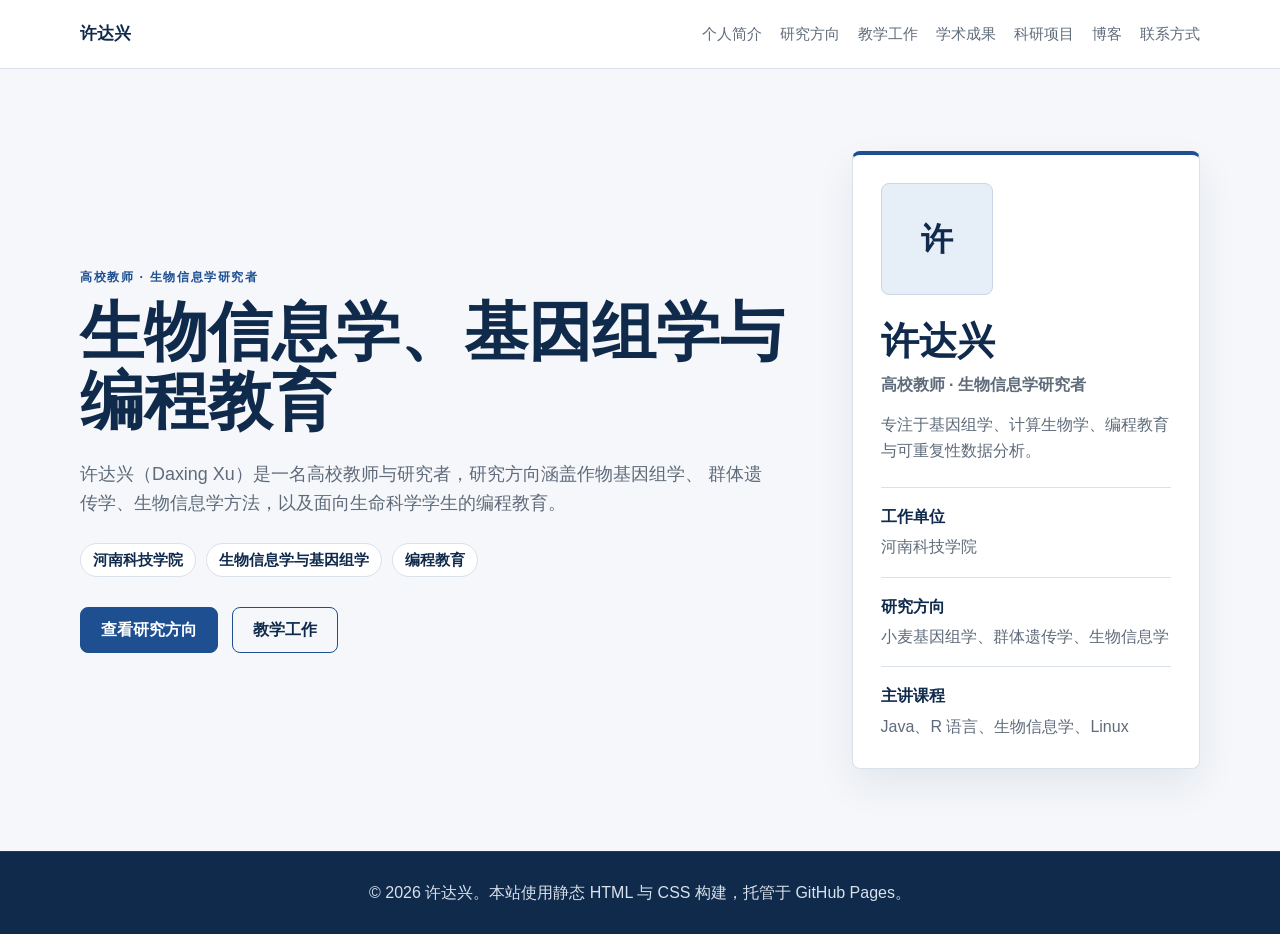
<file: index.html>
<!DOCTYPE html>
<html lang="zh-CN">
<head>
  <meta charset="UTF-8">
  <meta name="viewport" content="width=device-width, initial-scale=1.0">
  <meta name="description" content="许达兴（Daxing Xu），高校教师，从事生物信息学、基因组学与编程教育研究。">
  <title>许达兴 | 生物信息学、基因组学与编程教育</title>
  <link rel="stylesheet" href="style.css">
</head>
<body>
  <header class="site-header">
    <nav class="nav" aria-label="主导航">
      <a class="brand" href="index.html">许达兴</a>
      <div class="nav-links">
        <a href="about.html">个人简介</a>
        <a href="research.html">研究方向</a>
        <a href="teaching.html">教学工作</a>
        <a href="publications.html">学术成果</a>
        <a href="projects.html">科研项目</a>
        <a href="blog.html">博客</a>
        <a href="contact.html">联系方式</a>
      </div>
    </nav>
  </header>

  <main>
    <section class="hero section">
      <div class="hero-content">
        <p class="eyebrow">高校教师 · 生物信息学研究者</p>
        <h1>生物信息学、基因组学与编程教育</h1>
        <p class="hero-text">
          许达兴（Daxing Xu）是一名高校教师与研究者，研究方向涵盖作物基因组学、
          群体遗传学、生物信息学方法，以及面向生命科学学生的编程教育。
        </p>
        <div class="hero-meta" aria-label="学术概况">
          <span>河南科技学院</span>
          <span>生物信息学与基因组学</span>
          <span>编程教育</span>
        </div>
        <div class="hero-actions" aria-label="快捷链接">
          <a class="button primary" href="research.html">查看研究方向</a>
          <a class="button secondary" href="teaching.html">教学工作</a>
        </div>
      </div>
      <aside class="profile-card" aria-label="个人资料">
        <div class="avatar" aria-hidden="true">许</div>
        <h2>许达兴</h2>
        <p class="profile-title">高校教师 · 生物信息学研究者</p>
        <p>专注于基因组学、计算生物学、编程教育与可重复性数据分析。</p>
        <dl>
          <div>
            <dt>工作单位</dt>
            <dd>河南科技学院</dd>
          </div>
          <div>
            <dt>研究方向</dt>
            <dd>小麦基因组学、群体遗传学、生物信息学</dd>
          </div>
          <div>
            <dt>主讲课程</dt>
            <dd>Java、R 语言、生物信息学、Linux</dd>
          </div>
        </dl>
      </aside>
    </section>
  </main>

  <footer class="site-footer">
    <p>&copy; 2026 许达兴。本站使用静态 HTML 与 CSS 构建，托管于 GitHub Pages。</p>
  </footer>
</body>
</html>
</file>
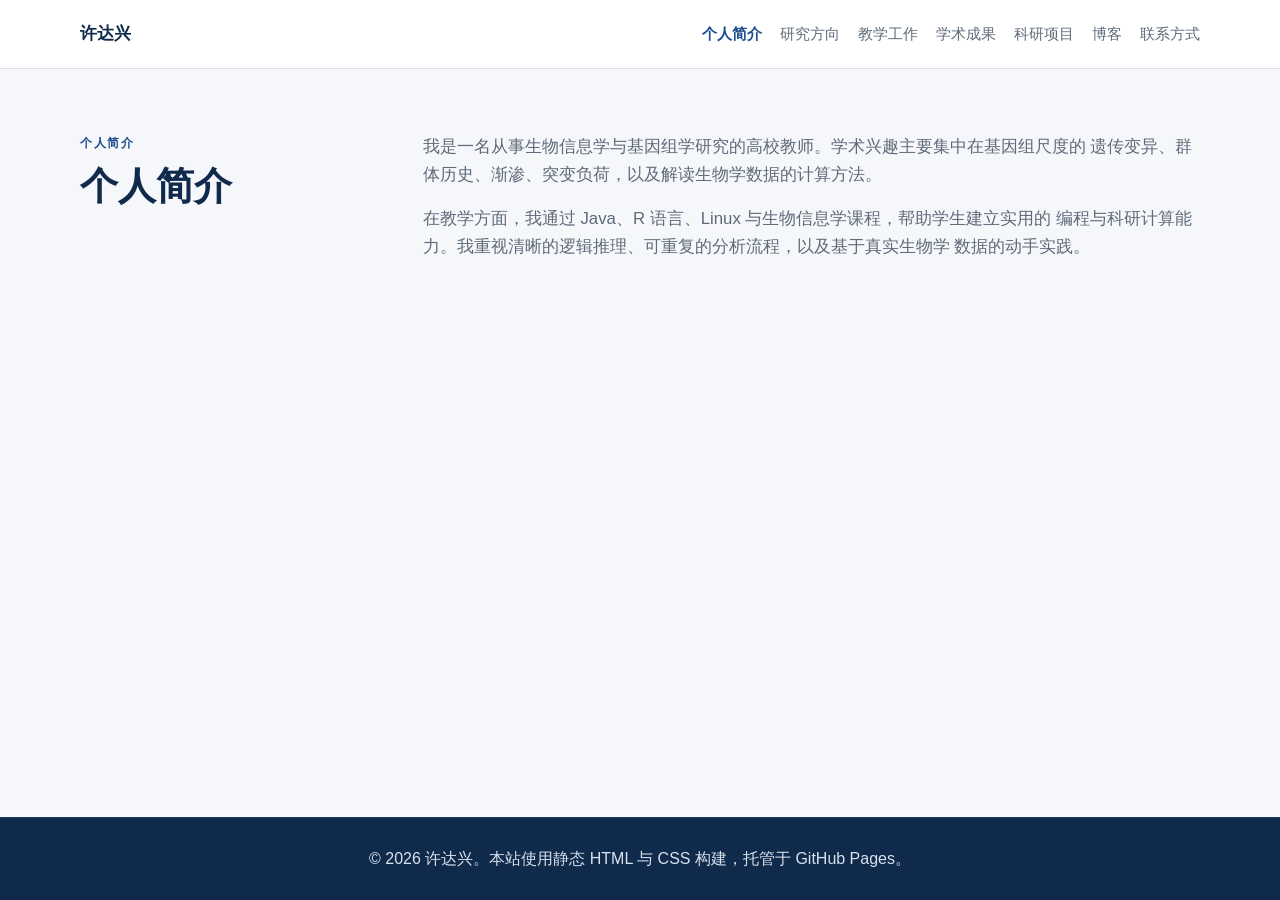
<file: about.html>
<!DOCTYPE html>
<html lang="zh-CN">
<head>
  <meta charset="UTF-8">
  <meta name="viewport" content="width=device-width, initial-scale=1.0">
  <meta name="description" content="许达兴的个人简介：生物信息学与基因组学方向的高校教师。">
  <title>个人简介 | 许达兴</title>
  <link rel="stylesheet" href="style.css">
</head>
<body>
  <header class="site-header">
    <nav class="nav" aria-label="主导航">
      <a class="brand" href="index.html">许达兴</a>
      <div class="nav-links">
        <a href="about.html" aria-current="page">个人简介</a>
        <a href="research.html">研究方向</a>
        <a href="teaching.html">教学工作</a>
        <a href="publications.html">学术成果</a>
        <a href="projects.html">科研项目</a>
        <a href="blog.html">博客</a>
        <a href="contact.html">联系方式</a>
      </div>
    </nav>
  </header>

  <main class="subpage">
    <section class="section split-section">
      <div>
        <p class="section-label">个人简介</p>
        <h2>个人简介</h2>
      </div>
      <div class="section-body">
        <p>
          我是一名从事生物信息学与基因组学研究的高校教师。学术兴趣主要集中在基因组尺度的
          遗传变异、群体历史、渐渗、突变负荷，以及解读生物学数据的计算方法。
        </p>
        <p>
          在教学方面，我通过 Java、R 语言、Linux 与生物信息学课程，帮助学生建立实用的
          编程与科研计算能力。我重视清晰的逻辑推理、可重复的分析流程，以及基于真实生物学
          数据的动手实践。
        </p>
      </div>
    </section>
  </main>

  <footer class="site-footer">
    <p>&copy; 2026 许达兴。本站使用静态 HTML 与 CSS 构建，托管于 GitHub Pages。</p>
  </footer>
</body>
</html>
</file>
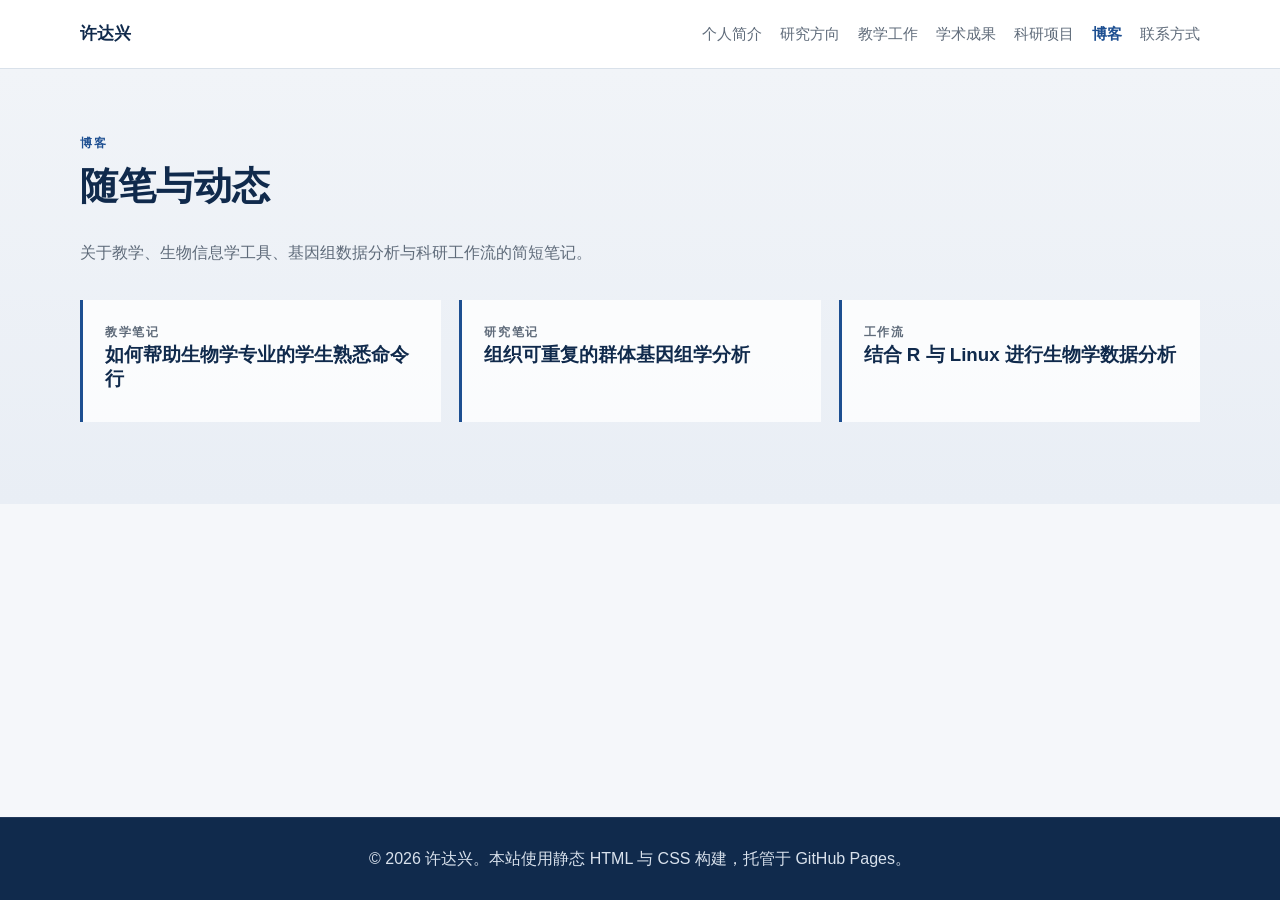
<file: blog.html>
<!DOCTYPE html>
<html lang="zh-CN">
<head>
  <meta charset="UTF-8">
  <meta name="viewport" content="width=device-width, initial-scale=1.0">
  <meta name="description" content="许达兴的博客：关于教学、生物信息学工具与科研工作流的随笔与动态。">
  <title>博客 | 许达兴</title>
  <link rel="stylesheet" href="style.css">
</head>
<body>
  <header class="site-header">
    <nav class="nav" aria-label="主导航">
      <a class="brand" href="index.html">许达兴</a>
      <div class="nav-links">
        <a href="about.html">个人简介</a>
        <a href="research.html">研究方向</a>
        <a href="teaching.html">教学工作</a>
        <a href="publications.html">学术成果</a>
        <a href="projects.html">科研项目</a>
        <a href="blog.html" aria-current="page">博客</a>
        <a href="contact.html">联系方式</a>
      </div>
    </nav>
  </header>

  <main class="subpage">
    <section class="section muted-section">
      <div class="section-heading">
        <p class="section-label">博客</p>
        <h2>随笔与动态</h2>
        <p>关于教学、生物信息学工具、基因组数据分析与科研工作流的简短笔记。</p>
      </div>
      <div class="blog-list">
        <article>
          <p class="meta">教学笔记</p>
          <h3>如何帮助生物学专业的学生熟悉命令行</h3>
        </article>
        <article>
          <p class="meta">研究笔记</p>
          <h3>组织可重复的群体基因组学分析</h3>
        </article>
        <article>
          <p class="meta">工作流</p>
          <h3>结合 R 与 Linux 进行生物学数据分析</h3>
        </article>
      </div>
    </section>
  </main>

  <footer class="site-footer">
    <p>&copy; 2026 许达兴。本站使用静态 HTML 与 CSS 构建，托管于 GitHub Pages。</p>
  </footer>
</body>
</html>
</file>
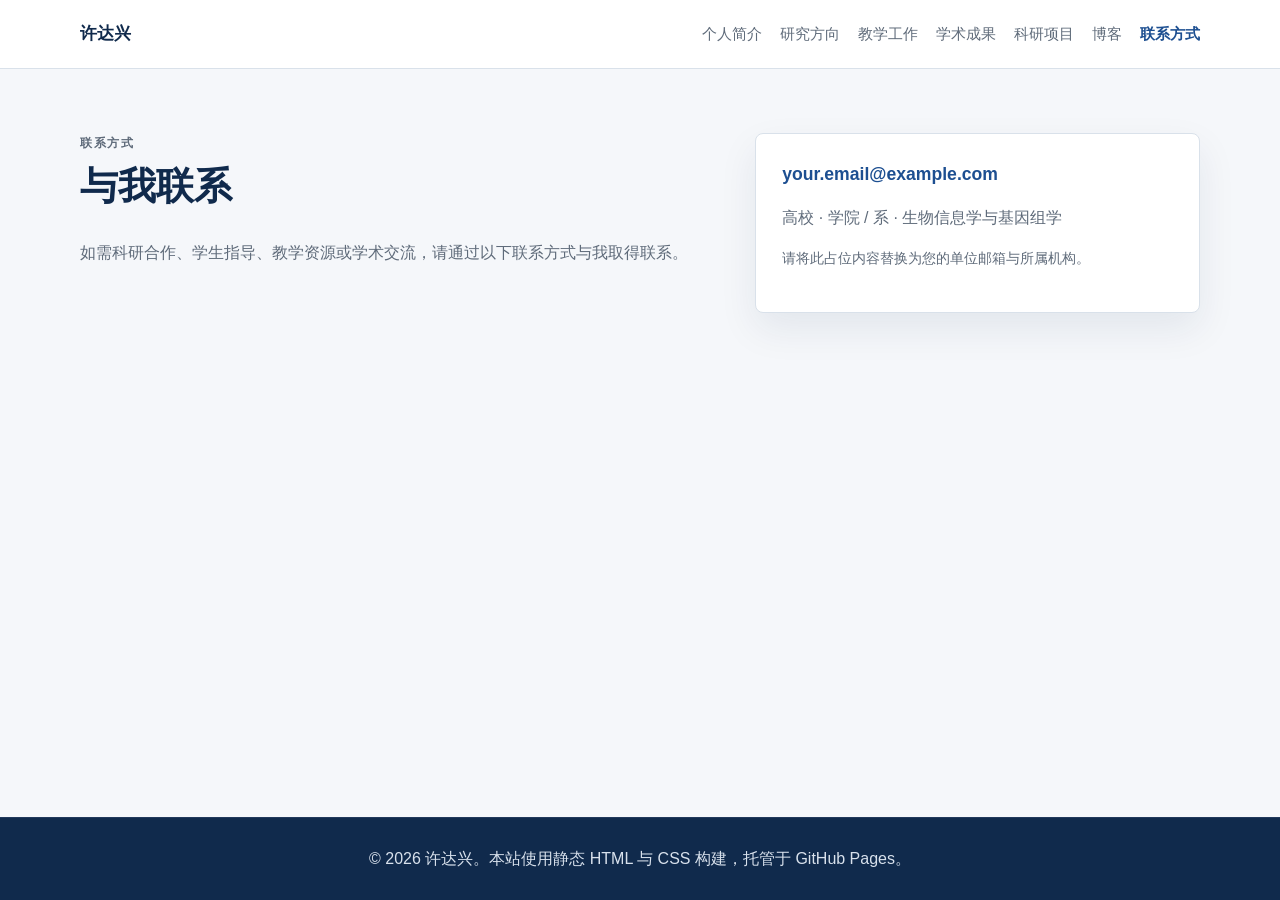
<file: contact.html>
<!DOCTYPE html>
<html lang="zh-CN">
<head>
  <meta charset="UTF-8">
  <meta name="viewport" content="width=device-width, initial-scale=1.0">
  <meta name="description" content="联系许达兴：科研合作、学生指导、教学资源与学术交流。">
  <title>联系方式 | 许达兴</title>
  <link rel="stylesheet" href="style.css">
</head>
<body>
  <header class="site-header">
    <nav class="nav" aria-label="主导航">
      <a class="brand" href="index.html">许达兴</a>
      <div class="nav-links">
        <a href="about.html">个人简介</a>
        <a href="research.html">研究方向</a>
        <a href="teaching.html">教学工作</a>
        <a href="publications.html">学术成果</a>
        <a href="projects.html">科研项目</a>
        <a href="blog.html">博客</a>
        <a href="contact.html" aria-current="page">联系方式</a>
      </div>
    </nav>
  </header>

  <main class="subpage">
    <section class="section contact-section">
      <div>
        <p class="section-label">联系方式</p>
        <h2>与我联系</h2>
        <p>
          如需科研合作、学生指导、教学资源或学术交流，请通过以下联系方式与我取得联系。
        </p>
      </div>
      <div class="contact-card">
        <a href="mailto:your.email@example.com">your.email@example.com</a>
        <p>高校 · 学院 / 系 · 生物信息学与基因组学</p>
        <p class="small">请将此占位内容替换为您的单位邮箱与所属机构。</p>
      </div>
    </section>
  </main>

  <footer class="site-footer">
    <p>&copy; 2026 许达兴。本站使用静态 HTML 与 CSS 构建，托管于 GitHub Pages。</p>
  </footer>
</body>
</html>
</file>
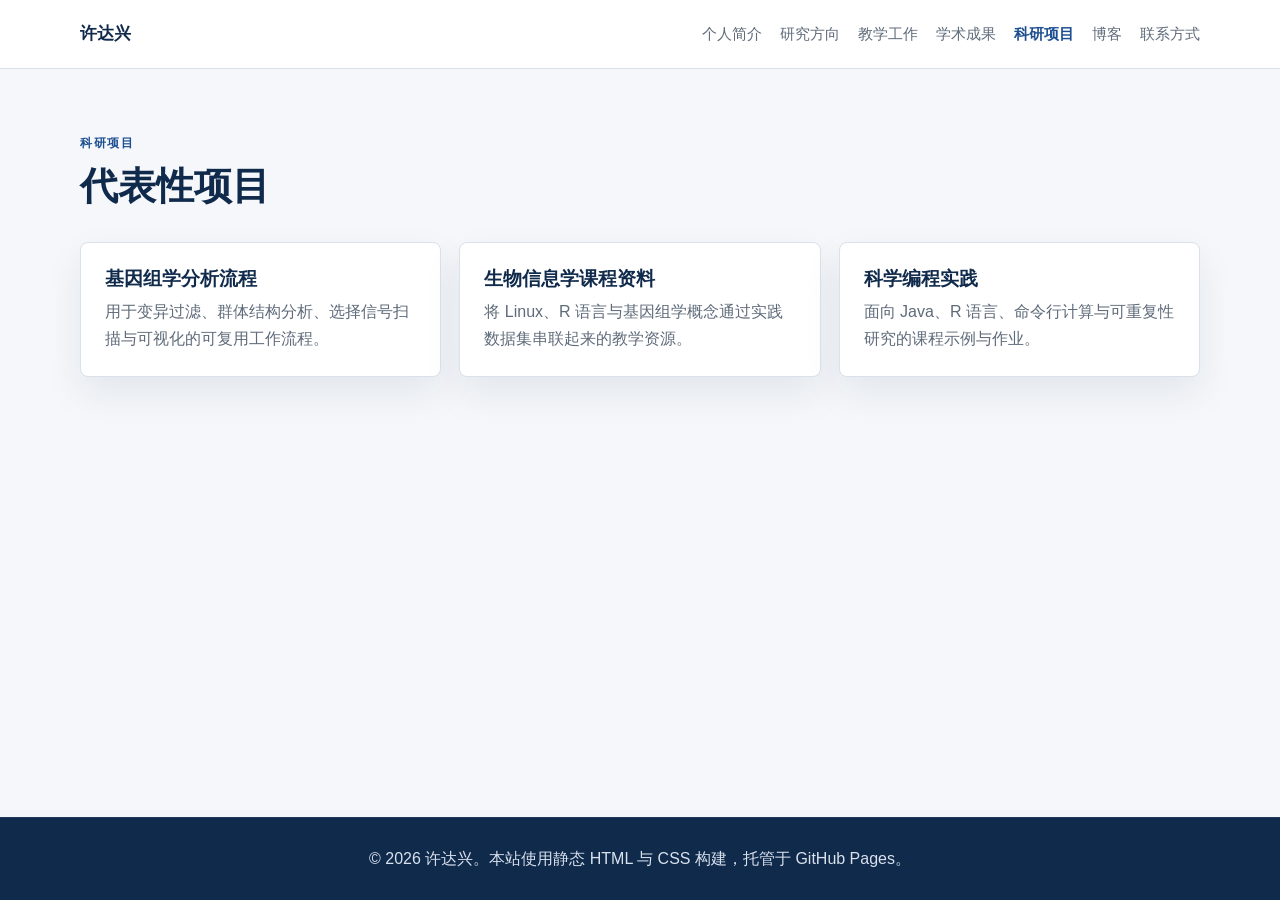
<file: projects.html>
<!DOCTYPE html>
<html lang="zh-CN">
<head>
  <meta charset="UTF-8">
  <meta name="viewport" content="width=device-width, initial-scale=1.0">
  <meta name="description" content="许达兴的代表性项目：基因组学分析流程、生物信息学课程资料、科学编程实践。">
  <title>科研项目 | 许达兴</title>
  <link rel="stylesheet" href="style.css">
</head>
<body>
  <header class="site-header">
    <nav class="nav" aria-label="主导航">
      <a class="brand" href="index.html">许达兴</a>
      <div class="nav-links">
        <a href="about.html">个人简介</a>
        <a href="research.html">研究方向</a>
        <a href="teaching.html">教学工作</a>
        <a href="publications.html">学术成果</a>
        <a href="projects.html" aria-current="page">科研项目</a>
        <a href="blog.html">博客</a>
        <a href="contact.html">联系方式</a>
      </div>
    </nav>
  </header>

  <main class="subpage">
    <section class="section">
      <div class="section-heading">
        <p class="section-label">科研项目</p>
        <h2>代表性项目</h2>
      </div>
      <div class="project-grid">
        <article class="project">
          <h3>基因组学分析流程</h3>
          <p>用于变异过滤、群体结构分析、选择信号扫描与可视化的可复用工作流程。</p>
        </article>
        <article class="project">
          <h3>生物信息学课程资料</h3>
          <p>将 Linux、R 语言与基因组学概念通过实践数据集串联起来的教学资源。</p>
        </article>
        <article class="project">
          <h3>科学编程实践</h3>
          <p>面向 Java、R 语言、命令行计算与可重复性研究的课程示例与作业。</p>
        </article>
      </div>
    </section>
  </main>

  <footer class="site-footer">
    <p>&copy; 2026 许达兴。本站使用静态 HTML 与 CSS 构建，托管于 GitHub Pages。</p>
  </footer>
</body>
</html>
</file>
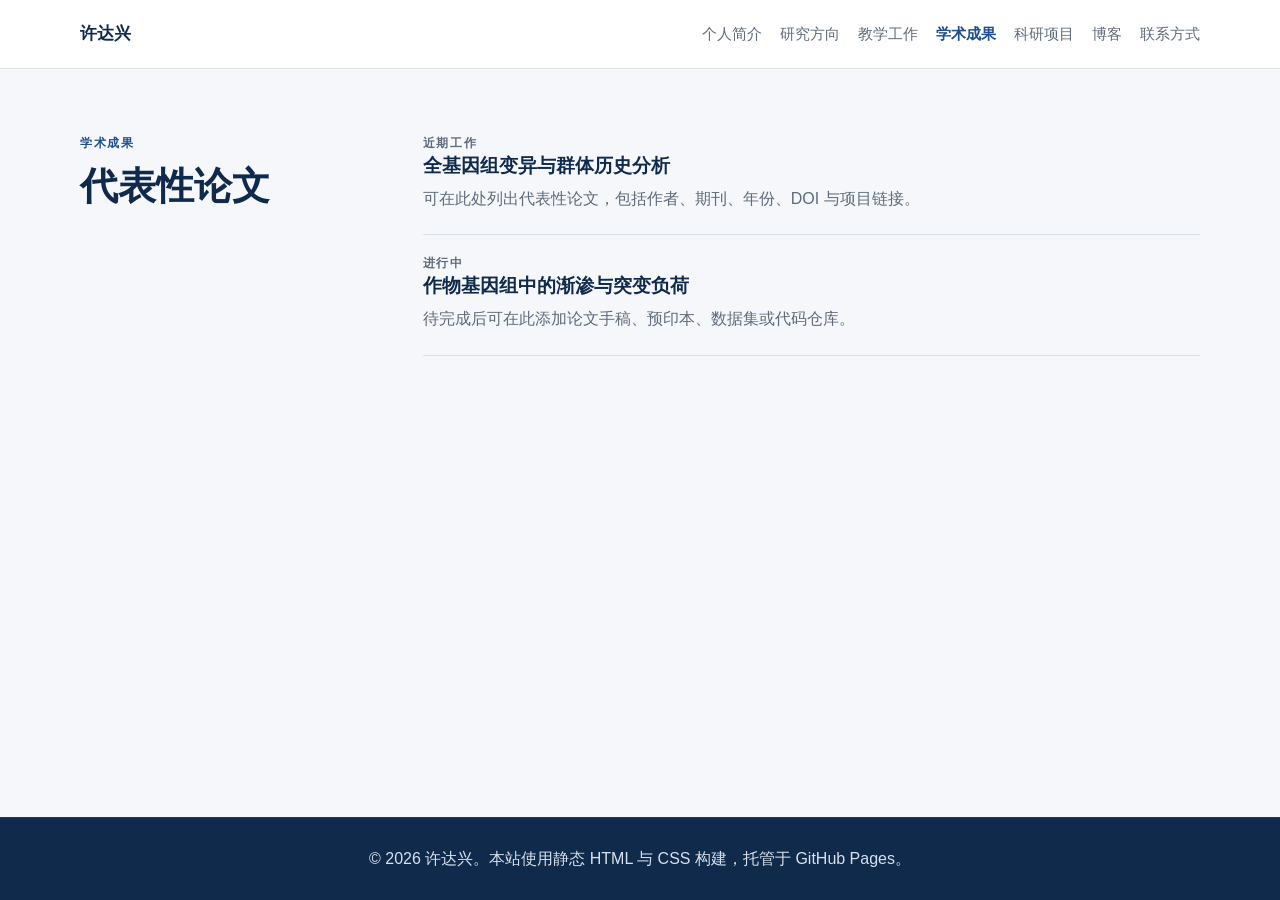
<file: publications.html>
<!DOCTYPE html>
<html lang="zh-CN">
<head>
  <meta charset="UTF-8">
  <meta name="viewport" content="width=device-width, initial-scale=1.0">
  <meta name="description" content="许达兴的代表性论文与学术成果。">
  <title>学术成果 | 许达兴</title>
  <link rel="stylesheet" href="style.css">
</head>
<body>
  <header class="site-header">
    <nav class="nav" aria-label="主导航">
      <a class="brand" href="index.html">许达兴</a>
      <div class="nav-links">
        <a href="about.html">个人简介</a>
        <a href="research.html">研究方向</a>
        <a href="teaching.html">教学工作</a>
        <a href="publications.html" aria-current="page">学术成果</a>
        <a href="projects.html">科研项目</a>
        <a href="blog.html">博客</a>
        <a href="contact.html">联系方式</a>
      </div>
    </nav>
  </header>

  <main class="subpage">
    <section class="section split-section">
      <div>
        <p class="section-label">学术成果</p>
        <h2>代表性论文</h2>
      </div>
      <div class="timeline">
        <article>
          <p class="meta">近期工作</p>
          <h3>全基因组变异与群体历史分析</h3>
          <p>可在此处列出代表性论文，包括作者、期刊、年份、DOI 与项目链接。</p>
        </article>
        <article>
          <p class="meta">进行中</p>
          <h3>作物基因组中的渐渗与突变负荷</h3>
          <p>待完成后可在此添加论文手稿、预印本、数据集或代码仓库。</p>
        </article>
      </div>
    </section>
  </main>

  <footer class="site-footer">
    <p>&copy; 2026 许达兴。本站使用静态 HTML 与 CSS 构建，托管于 GitHub Pages。</p>
  </footer>
</body>
</html>
</file>
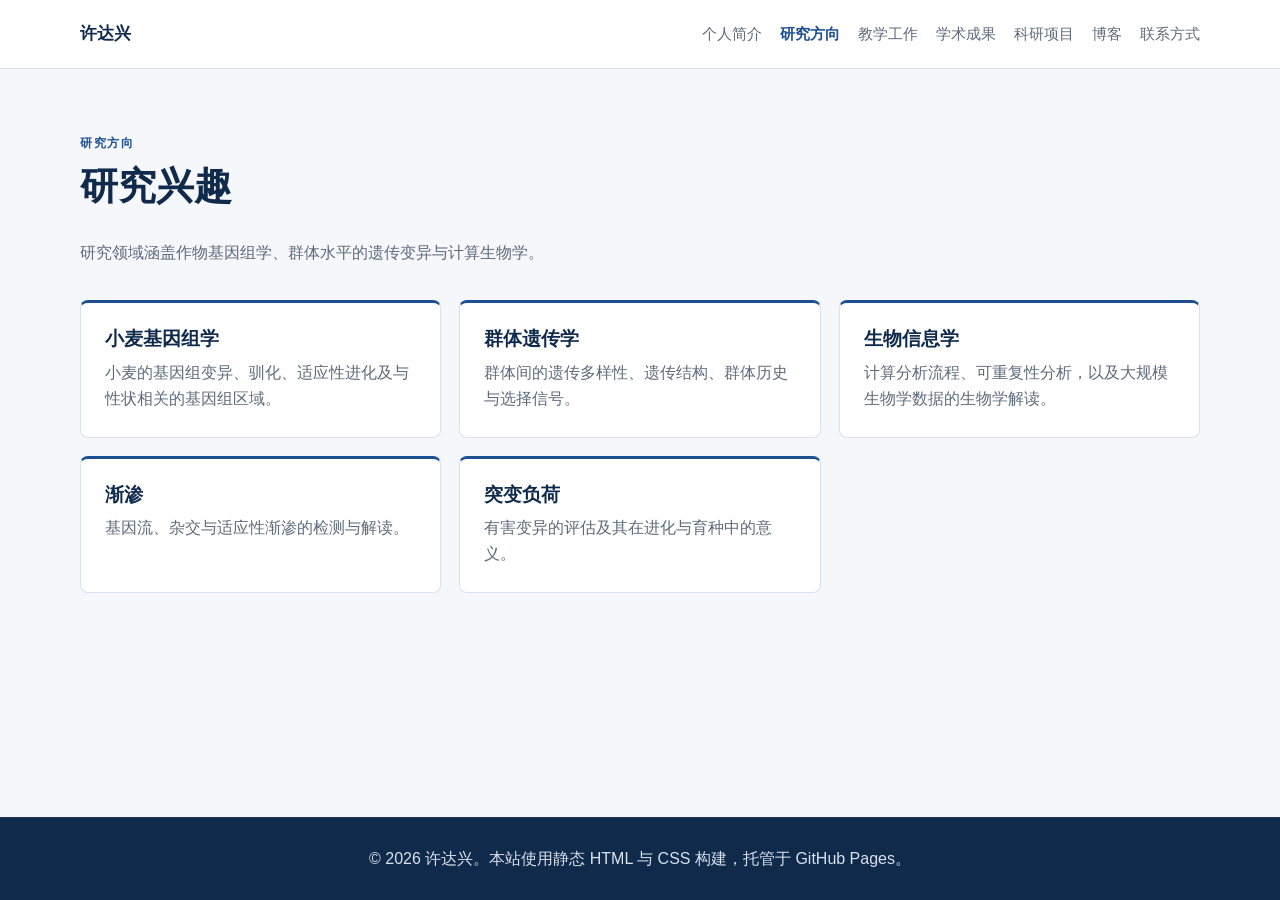
<file: research.html>
<!DOCTYPE html>
<html lang="zh-CN">
<head>
  <meta charset="UTF-8">
  <meta name="viewport" content="width=device-width, initial-scale=1.0">
  <meta name="description" content="许达兴的研究方向：小麦基因组学、群体遗传学、生物信息学、渐渗与突变负荷。">
  <title>研究方向 | 许达兴</title>
  <link rel="stylesheet" href="style.css">
</head>
<body>
  <header class="site-header">
    <nav class="nav" aria-label="主导航">
      <a class="brand" href="index.html">许达兴</a>
      <div class="nav-links">
        <a href="about.html">个人简介</a>
        <a href="research.html" aria-current="page">研究方向</a>
        <a href="teaching.html">教学工作</a>
        <a href="publications.html">学术成果</a>
        <a href="projects.html">科研项目</a>
        <a href="blog.html">博客</a>
        <a href="contact.html">联系方式</a>
      </div>
    </nav>
  </header>

  <main class="subpage">
    <section class="section">
      <div class="section-heading">
        <p class="section-label">研究方向</p>
        <h2>研究兴趣</h2>
        <p>研究领域涵盖作物基因组学、群体水平的遗传变异与计算生物学。</p>
      </div>
      <div class="card-grid">
        <article class="card">
          <h3>小麦基因组学</h3>
          <p>小麦的基因组变异、驯化、适应性进化及与性状相关的基因组区域。</p>
        </article>
        <article class="card">
          <h3>群体遗传学</h3>
          <p>群体间的遗传多样性、遗传结构、群体历史与选择信号。</p>
        </article>
        <article class="card">
          <h3>生物信息学</h3>
          <p>计算分析流程、可重复性分析，以及大规模生物学数据的生物学解读。</p>
        </article>
        <article class="card">
          <h3>渐渗</h3>
          <p>基因流、杂交与适应性渐渗的检测与解读。</p>
        </article>
        <article class="card">
          <h3>突变负荷</h3>
          <p>有害变异的评估及其在进化与育种中的意义。</p>
        </article>
      </div>
    </section>
  </main>

  <footer class="site-footer">
    <p>&copy; 2026 许达兴。本站使用静态 HTML 与 CSS 构建，托管于 GitHub Pages。</p>
  </footer>
</body>
</html>
</file>
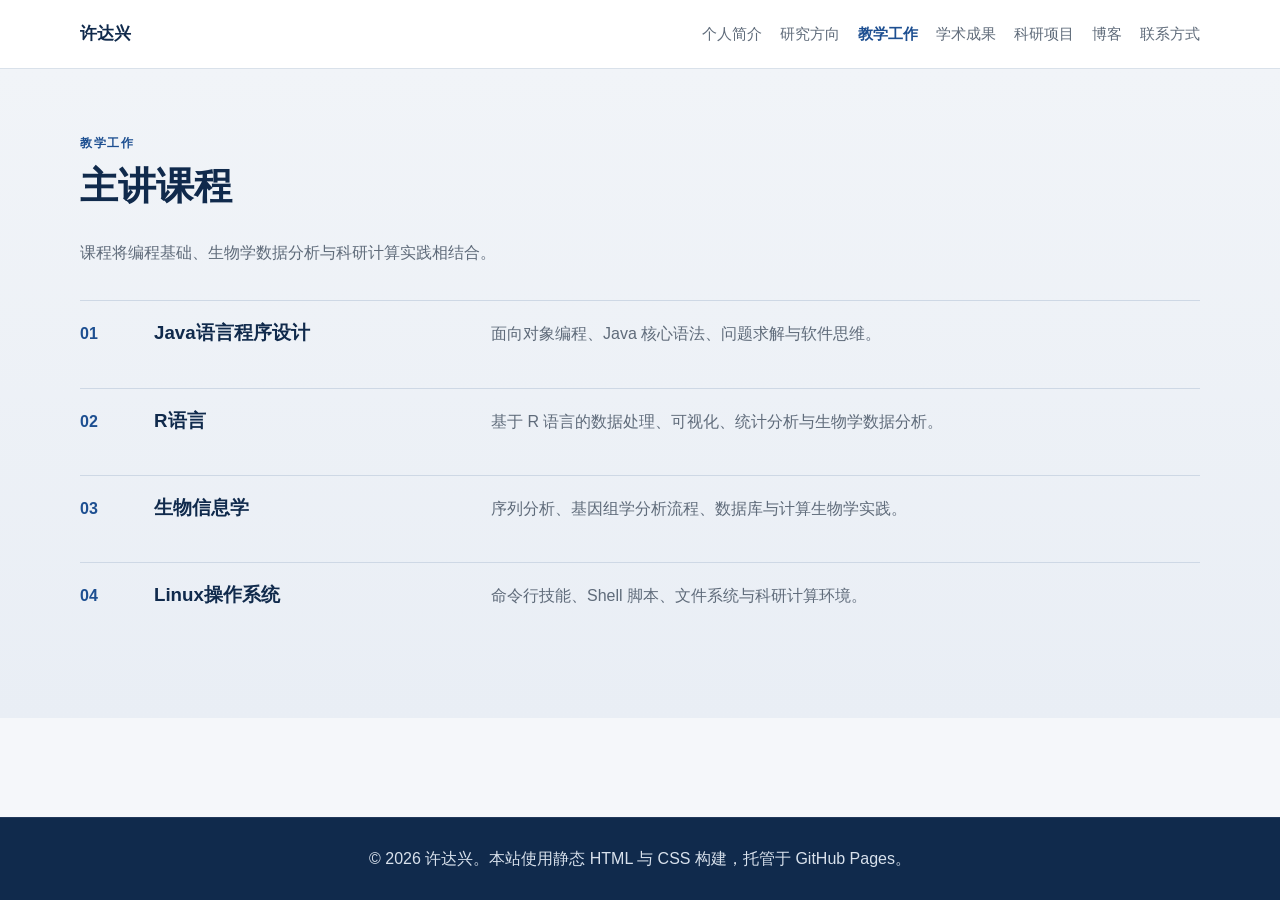
<file: teaching.html>
<!DOCTYPE html>
<html lang="zh-CN">
<head>
  <meta charset="UTF-8">
  <meta name="viewport" content="width=device-width, initial-scale=1.0">
  <meta name="description" content="许达兴主讲的课程：Java语言程序设计、R语言、生物信息学、Linux操作系统。">
  <title>教学工作 | 许达兴</title>
  <link rel="stylesheet" href="style.css">
</head>
<body>
  <header class="site-header">
    <nav class="nav" aria-label="主导航">
      <a class="brand" href="index.html">许达兴</a>
      <div class="nav-links">
        <a href="about.html">个人简介</a>
        <a href="research.html">研究方向</a>
        <a href="teaching.html" aria-current="page">教学工作</a>
        <a href="publications.html">学术成果</a>
        <a href="projects.html">科研项目</a>
        <a href="blog.html">博客</a>
        <a href="contact.html">联系方式</a>
      </div>
    </nav>
  </header>

  <main class="subpage">
    <section class="section muted-section">
      <div class="section-heading">
        <p class="section-label">教学工作</p>
        <h2>主讲课程</h2>
        <p>课程将编程基础、生物学数据分析与科研计算实践相结合。</p>
      </div>
      <div class="teaching-list">
        <article>
          <span>01</span>
          <h3>Java语言程序设计</h3>
          <p>面向对象编程、Java 核心语法、问题求解与软件思维。</p>
        </article>
        <article>
          <span>02</span>
          <h3>R语言</h3>
          <p>基于 R 语言的数据处理、可视化、统计分析与生物学数据分析。</p>
        </article>
        <article>
          <span>03</span>
          <h3>生物信息学</h3>
          <p>序列分析、基因组学分析流程、数据库与计算生物学实践。</p>
        </article>
        <article>
          <span>04</span>
          <h3>Linux操作系统</h3>
          <p>命令行技能、Shell 脚本、文件系统与科研计算环境。</p>
        </article>
      </div>
    </section>
  </main>

  <footer class="site-footer">
    <p>&copy; 2026 许达兴。本站使用静态 HTML 与 CSS 构建，托管于 GitHub Pages。</p>
  </footer>
</body>
</html>
</file>
<file: style.css>
:root {
  --bg: #f5f7fa;
  --surface: #ffffff;
  --surface-soft: #eef2f7;
  --text: #162033;
  --muted: #5f6b7a;
  --line: #d9e1ea;
  --accent: #1d4f91;
  --accent-dark: #102a4c;
  --accent-soft: #e6eef8;
  --shadow: 0 16px 38px rgba(16, 42, 76, 0.08);
  --radius: 8px;
  --max-width: 1120px;
}

* {
  box-sizing: border-box;
}

html {
  scroll-behavior: smooth;
}

body {
  margin: 0;
  min-height: 100vh;
  display: flex;
  flex-direction: column;
  background: var(--bg);
  color: var(--text);
  font-family: Arial, Helvetica, sans-serif;
  font-size: 16px;
  line-height: 1.65;
}

main {
  flex: 1;
}

a {
  color: inherit;
  text-decoration: none;
}

p,
h1,
h2,
h3 {
  margin-top: 0;
}

.site-header {
  position: sticky;
  top: 0;
  z-index: 20;
  background: rgba(255, 255, 255, 0.94);
  border-bottom: 1px solid var(--line);
  backdrop-filter: blur(14px);
}

.nav {
  width: min(100% - 32px, var(--max-width));
  min-height: 68px;
  margin: 0 auto;
  display: flex;
  align-items: center;
  justify-content: space-between;
  gap: 24px;
}

.brand {
  font-size: 1.04rem;
  font-weight: 700;
  color: var(--accent-dark);
  letter-spacing: 0.01em;
  white-space: nowrap;
}

.nav-links {
  display: flex;
  align-items: center;
  justify-content: flex-end;
  gap: 18px;
  flex-wrap: wrap;
  color: var(--muted);
  font-size: 0.94rem;
}

.nav-links a {
  padding: 8px 0;
}

.nav-links a:hover,
.nav-links a:focus {
  color: var(--accent);
}

.nav-links a[aria-current="page"] {
  color: var(--accent);
  font-weight: 700;
}

.subpage .section:first-child {
  padding-top: 64px;
}

.subpage .split-section:first-child {
  border-top: none;
}

.section {
  width: min(100% - 32px, var(--max-width));
  margin: 0 auto;
  padding: 82px 0;
}

.hero {
  min-height: calc(92vh - 68px);
  display: grid;
  grid-template-columns: minmax(0, 1.35fr) minmax(300px, 0.65fr);
  align-items: center;
  gap: 48px;
}

.eyebrow,
.section-label,
.meta {
  margin-bottom: 10px;
  color: var(--accent);
  font-size: 0.78rem;
  font-weight: 700;
  letter-spacing: 0.13em;
  text-transform: uppercase;
}

.hero h1 {
  max-width: 860px;
  margin-bottom: 24px;
  color: var(--accent-dark);
  font-size: clamp(2.25rem, 5vw, 4.35rem);
  line-height: 1.08;
}

.hero-text {
  max-width: 690px;
  color: var(--muted);
  font-size: 1.12rem;
}

.hero-meta {
  display: flex;
  flex-wrap: wrap;
  gap: 10px;
  margin-top: 24px;
}

.hero-meta span {
  display: inline-flex;
  align-items: center;
  min-height: 34px;
  padding: 0 12px;
  border: 1px solid var(--line);
  border-radius: 999px;
  background: #ffffff;
  color: var(--accent-dark);
  font-size: 0.92rem;
  font-weight: 700;
}

.hero-actions {
  display: flex;
  gap: 14px;
  flex-wrap: wrap;
  margin-top: 30px;
}

.button {
  display: inline-flex;
  align-items: center;
  justify-content: center;
  min-height: 46px;
  padding: 0 20px;
  border: 1px solid var(--accent);
  border-radius: var(--radius);
  font-weight: 700;
}

.button.primary {
  background: var(--accent);
  color: #ffffff;
}

.button.secondary {
  background: transparent;
  color: var(--accent-dark);
}

.button:hover,
.button:focus {
  transform: translateY(-1px);
}

.profile-card,
.card,
.project,
.contact-card {
  border: 1px solid var(--line);
  border-radius: var(--radius);
  background: var(--surface);
  box-shadow: var(--shadow);
}

.profile-card {
  padding: 28px;
  border-top: 4px solid var(--accent);
}

.avatar {
  width: 112px;
  height: 112px;
  display: grid;
  place-items: center;
  margin-bottom: 24px;
  border: 1px solid #c9d6e6;
  border-radius: 8px;
  background: var(--accent-soft);
  color: var(--accent-dark);
  font-size: 2rem;
  font-weight: 800;
}

.profile-card h2 {
  margin-bottom: 8px;
  font-size: 1.35rem;
}

.profile-card p,
.profile-card dd {
  color: var(--muted);
}

.profile-title {
  margin-bottom: 14px;
  color: var(--accent-dark);
  font-weight: 700;
}

.profile-card dl {
  margin: 22px 0 0;
}

.profile-card dl div {
  padding-top: 16px;
  margin-top: 16px;
  border-top: 1px solid var(--line);
}

.profile-card dt {
  margin-bottom: 4px;
  color: var(--accent-dark);
  font-weight: 700;
}

.profile-card dd {
  margin: 0;
}

.split-section {
  display: grid;
  grid-template-columns: minmax(200px, 0.55fr) minmax(0, 1.45fr);
  gap: 48px;
  border-top: 1px solid var(--line);
}

.section h2 {
  color: var(--accent-dark);
  font-size: clamp(1.8rem, 3vw, 2.7rem);
  line-height: 1.16;
}

.section-body {
  color: var(--muted);
  font-size: 1.05rem;
}

.section-heading {
  max-width: 760px;
  margin-bottom: 34px;
}

.section-heading p:last-child {
  color: var(--muted);
}

.card-grid,
.project-grid {
  display: grid;
  grid-template-columns: repeat(3, minmax(0, 1fr));
  gap: 18px;
}

.card,
.project {
  padding: 24px;
}

.card {
  border-top: 3px solid var(--accent);
  box-shadow: none;
}

.card h3,
.project h3,
.timeline h3,
.blog-list h3,
.teaching-list h3 {
  margin-bottom: 8px;
  color: var(--accent-dark);
  line-height: 1.3;
}

.card p,
.project p,
.timeline p,
.blog-list p,
.teaching-list p {
  margin-bottom: 0;
  color: var(--muted);
}

.muted-section {
  width: 100%;
  max-width: none;
  padding-right: max(16px, calc((100% - var(--max-width)) / 2));
  padding-left: max(16px, calc((100% - var(--max-width)) / 2));
  background: linear-gradient(180deg, #f1f4f8 0%, #e9eef5 100%);
}

.teaching-list {
  display: grid;
  gap: 14px;
}

.teaching-list article {
  display: grid;
  grid-template-columns: 56px minmax(180px, 0.45fr) minmax(0, 1fr);
  gap: 18px;
  align-items: start;
  padding: 20px 0;
  border-top: 1px solid #ced8e5;
}

.teaching-list span {
  color: var(--accent);
  font-weight: 800;
}

.timeline {
  display: grid;
  gap: 18px;
}

.timeline article {
  padding-bottom: 22px;
  border-bottom: 1px solid var(--line);
}

.project-grid {
  grid-template-columns: repeat(3, minmax(0, 1fr));
}

.blog-list {
  display: grid;
  grid-template-columns: repeat(3, minmax(0, 1fr));
  gap: 18px;
}

.blog-list article {
  padding: 22px;
  border-left: 3px solid var(--accent);
  background: rgba(255, 255, 255, 0.78);
}

.contact-section {
  display: grid;
  grid-template-columns: minmax(0, 1fr) minmax(280px, 0.7fr);
  gap: 40px;
  align-items: start;
}

.contact-section p {
  color: var(--muted);
}

.contact-card {
  padding: 26px;
}

.contact-card a {
  display: inline-block;
  margin-bottom: 16px;
  color: var(--accent);
  font-size: 1.1rem;
  font-weight: 800;
  word-break: break-word;
}

.small {
  font-size: 0.9rem;
}

.site-footer {
  padding: 28px 16px;
  border-top: 1px solid #223a5c;
  background: var(--accent-dark);
  color: #d8e1ec;
  text-align: center;
}

.site-footer p {
  margin: 0;
}

@media (max-width: 860px) {
  .nav {
    align-items: flex-start;
    flex-direction: column;
    padding: 14px 0;
    gap: 8px;
  }

  .nav-links {
    justify-content: flex-start;
    gap: 10px 16px;
  }

  .hero,
  .split-section,
  .contact-section {
    grid-template-columns: 1fr;
  }

  .hero {
    min-height: auto;
    padding-top: 56px;
  }

  .card-grid,
  .project-grid,
  .blog-list {
    grid-template-columns: 1fr 1fr;
  }

  .teaching-list article {
    grid-template-columns: 48px minmax(0, 1fr);
  }

  .teaching-list article p {
    grid-column: 2;
  }
}

@media (max-width: 560px) {
  body {
    font-size: 15px;
  }

  .section {
    width: min(100% - 24px, var(--max-width));
    padding: 58px 0;
  }

  .muted-section {
    padding-right: 12px;
    padding-left: 12px;
  }

  .hero h1 {
    font-size: 2.35rem;
  }

  .hero-actions,
  .button {
    width: 100%;
  }

  .hero-meta span {
    width: 100%;
    justify-content: center;
  }

  .card-grid,
  .project-grid,
  .blog-list {
    grid-template-columns: 1fr;
  }

  .profile-card,
  .card,
  .project,
  .contact-card {
    box-shadow: none;
  }
}
</file>
